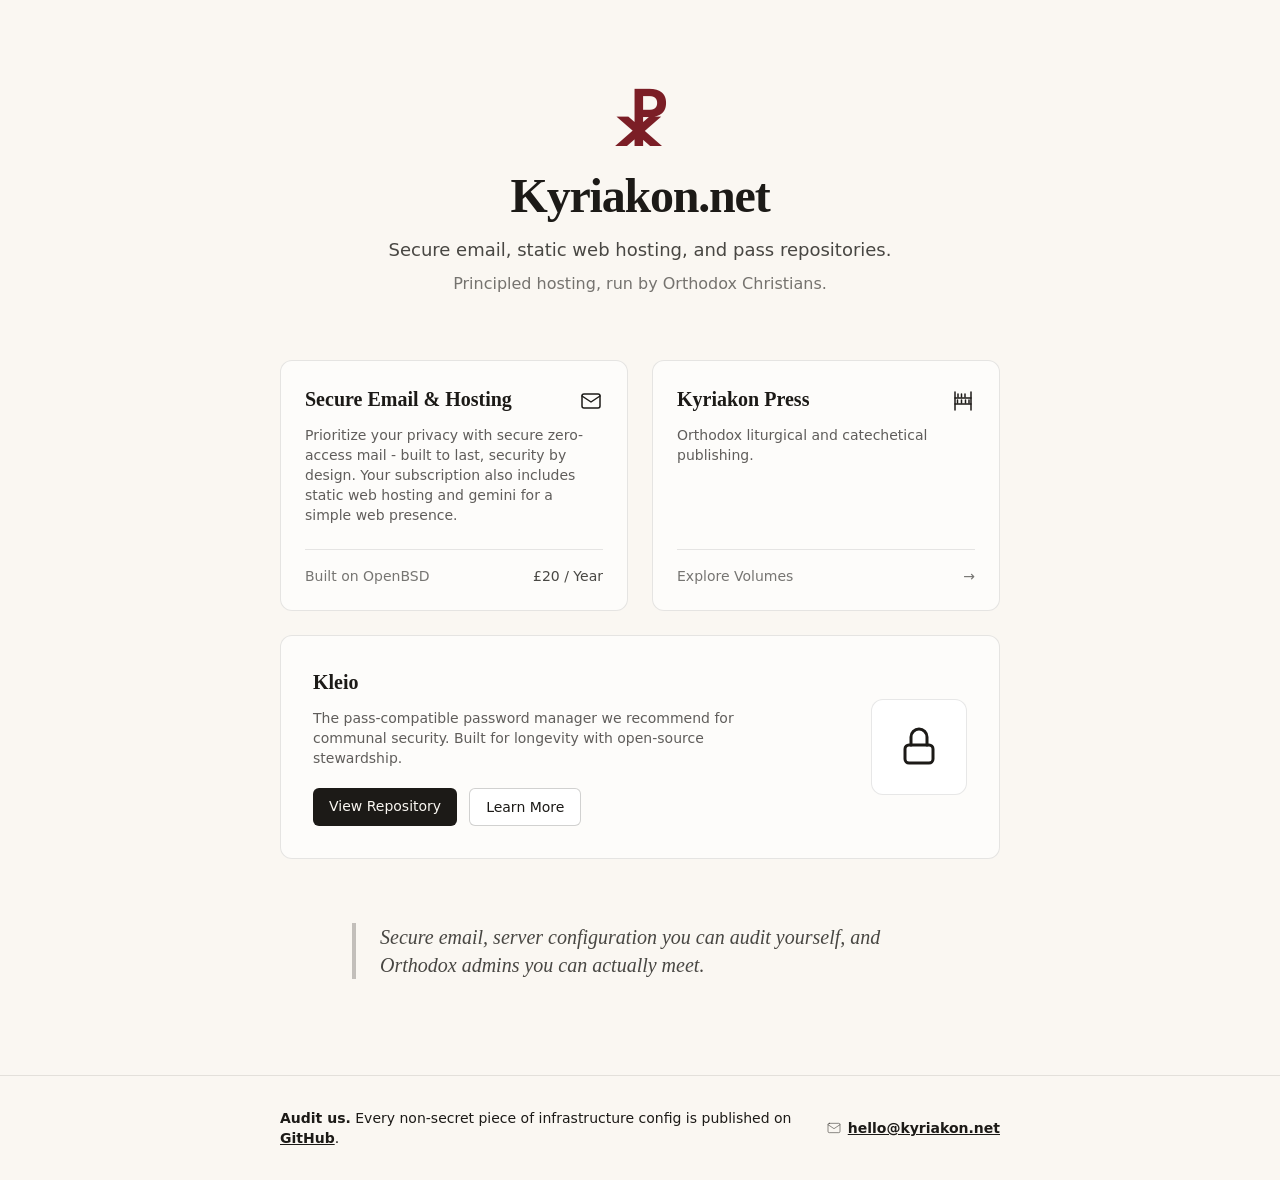
<file: index.html>
<!doctype html>
<html lang="en">
<head>
  <meta charset="utf-8">
  <meta name="viewport" content="width=device-width, initial-scale=1">
  <title>Kyriakon.net - Principled hosting</title>
  <meta name="description" content="Secure email, static web hosting, and pass repositories. Principled hosting, run by Orthodox Christians.">
  <link rel="icon" type="image/svg+xml" href="/assets/favicon.svg">
  <link rel="icon" type="image/png" href="/assets/favicon.png">
  <link rel="stylesheet" href="/assets/main.css">
</head>
<body class="bg-paper text-ink font-body antialiased">
  <main class="mx-auto max-w-3xl px-6 py-16 sm:py-24">

    <header class="text-center">
      <span class="inline-block cursor-default font-display text-6xl font-bold leading-none text-crimson scale-x-125" aria-hidden="true">☧</span>
      <h1 class="mt-4 font-display text-4xl font-semibold tracking-tight sm:text-5xl">Kyriakon.net</h1>
      <p class="mt-4 text-lg text-ink/80">Secure email, static web hosting, and pass repositories.</p>
      <p class="mt-2 text-base text-ink/60">Principled hosting, run by Orthodox Christians.</p>
    </header>

    <section class="mt-16 grid gap-6 sm:grid-cols-2">

      <a href="/hosting/" class="flex flex-col rounded-xl border border-ink/10 bg-white/60 p-6 transition hover:border-gold">
        <div class="flex items-start justify-between gap-3">
          <h2 class="font-display text-xl font-semibold">Secure Email &amp; Hosting</h2>
          <svg class="mt-1 h-6 w-6 shrink-0 text-ink" viewBox="0 0 24 24" fill="none" stroke="currentColor" stroke-width="1.5" stroke-linecap="round" stroke-linejoin="round" aria-hidden="true">
            <rect x="3" y="5" width="18" height="14" rx="2"/>
            <path d="m3 7 9 6 9-6"/>
          </svg>
        </div>
        <p class="mb-6 mt-3 text-sm text-ink/70">Prioritize your privacy with secure zero-access mail - built to last, security by design. Your subscription also includes static web hosting and gemini for a simple web presence.</p>
        <div class="mt-auto flex items-center justify-between border-t border-ink/10 pt-4 text-sm">
          <span class="text-ink/60">Built on OpenBSD</span>
          <span class="font-medium text-ink/80">£20 / Year</span>
        </div>
      </a>

      <a href="/press/" class="flex flex-col rounded-xl border border-ink/10 bg-white/60 p-6 transition hover:border-gold">
        <div class="flex items-start justify-between gap-3">
          <h2 class="font-display text-xl font-semibold">Kyriakon Press</h2>
          <svg class="mt-1 h-6 w-6 shrink-0 text-ink" viewBox="0 0 24 24" fill="none" stroke="currentColor" stroke-width="1.5" stroke-linecap="round" stroke-linejoin="round" aria-hidden="true">
            <path d="M4 3v18"/>
            <path d="M20 3v18"/>
            <path d="M4 9h16"/>
            <path d="M4 15h16"/>
            <path d="M7 5v3"/>
            <path d="M10.5 5v3"/>
            <path d="M14 5v3"/>
            <path d="M6.5 11v3"/>
            <path d="M10.5 11v3"/>
            <path d="M14.5 11v3"/>
            <path d="M18 11v3"/>
          </svg>
        </div>
        <p class="mb-6 mt-3 text-sm text-ink/70">Orthodox liturgical and catechetical publishing.</p>
        <div class="mt-auto flex items-center justify-between border-t border-ink/10 pt-4 text-sm">
          <span class="text-ink/60">Explore Volumes</span>
          <span class="text-ink/60" aria-hidden="true">→</span>
        </div>
      </a>

      <div class="card-hover relative flex flex-col-reverse items-start gap-6 rounded-xl border border-ink/10 bg-white/60 p-8 transition sm:flex-row sm:items-center sm:col-span-2">
        <a href="/kleio/" class="absolute inset-0" aria-label="Kleio"></a>
        <div class="flex-1">
          <h2 class="font-display text-xl font-semibold">Kleio</h2>
          <p class="mt-3 max-w-md text-sm text-ink/70">The pass-compatible password manager we recommend for communal security. Built for longevity with open-source stewardship.</p>
          <div class="mt-5 flex flex-wrap gap-3">
            <a href="https://github.com/kyriakon/kleio" target="_blank" rel="noopener" class="repo-btn relative z-10 rounded-md bg-ink px-4 py-2 text-sm font-medium text-paper hover:bg-ink/90">View Repository</a>
            <a href="/kleio/" class="relative z-10 rounded-md border border-ink/20 bg-white px-4 py-2 text-sm font-medium text-ink">Learn More</a>
          </div>
        </div>
        <div class="grid h-24 w-24 shrink-0 place-items-center rounded-xl border border-ink/10 bg-white">
          <svg class="h-12 w-12 text-ink" viewBox="0 0 24 24" fill="none" stroke="currentColor" stroke-width="1.5" stroke-linecap="round" stroke-linejoin="round" aria-hidden="true">
            <rect x="5" y="11" width="14" height="9" rx="2"/>
            <path d="M8 11V7a4 4 0 0 1 8 0v4"/>
          </svg>
        </div>
      </div>

    </section>

    <section class="mt-16">
      <blockquote class="mx-auto max-w-xl border-l-4 border-ink/25 pl-6 font-display text-xl italic text-ink/80">
        Secure email, server configuration you can audit yourself, and Orthodox admins you can actually meet.
      </blockquote>
    </section>

  </main>

  <footer class="border-t border-ink/10">
    <div class="mx-auto flex max-w-3xl flex-col gap-2 px-6 py-8 text-sm text-ink sm:flex-row sm:items-center sm:justify-between">
      <p><strong>Audit us.</strong> Every non-secret piece of infrastructure config is published on <a href="https://github.com/kyriakon/kyriakon-infra" class="font-bold underline hover:text-crimson">GitHub</a>.</p>
      <p class="flex items-center gap-1.5">
        <svg class="h-4 w-4 shrink-0 text-ink/50" viewBox="0 0 24 24" fill="none" stroke="currentColor" stroke-width="1.5" stroke-linecap="round" stroke-linejoin="round" aria-hidden="true">
          <rect x="3" y="5" width="18" height="14" rx="2"/>
          <path d="m3 7 9 6 9-6"/>
        </svg>
        <a href="mailto:hello@kyriakon.net" class="font-bold text-ink underline hover:text-crimson">hello@kyriakon.net</a>
      </p>
    </div>
  </footer>
</body>
</html>
</file>
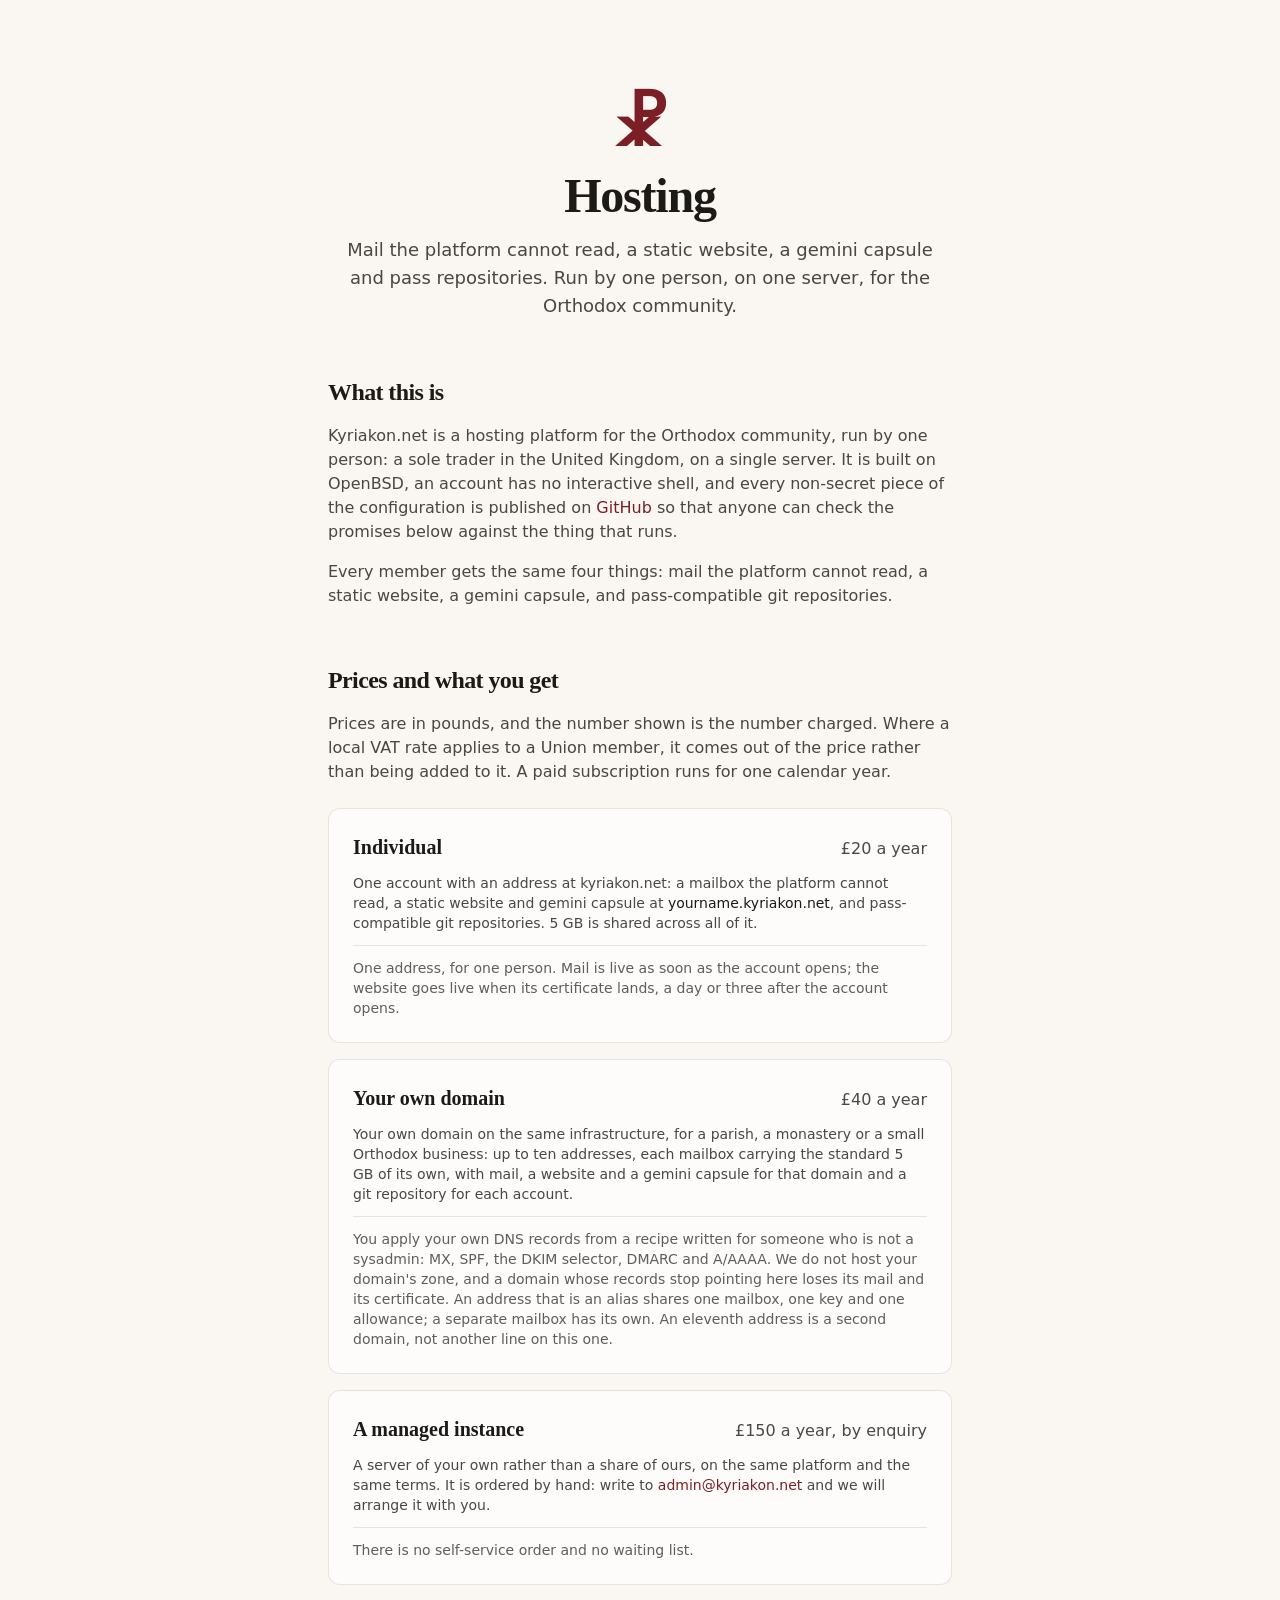
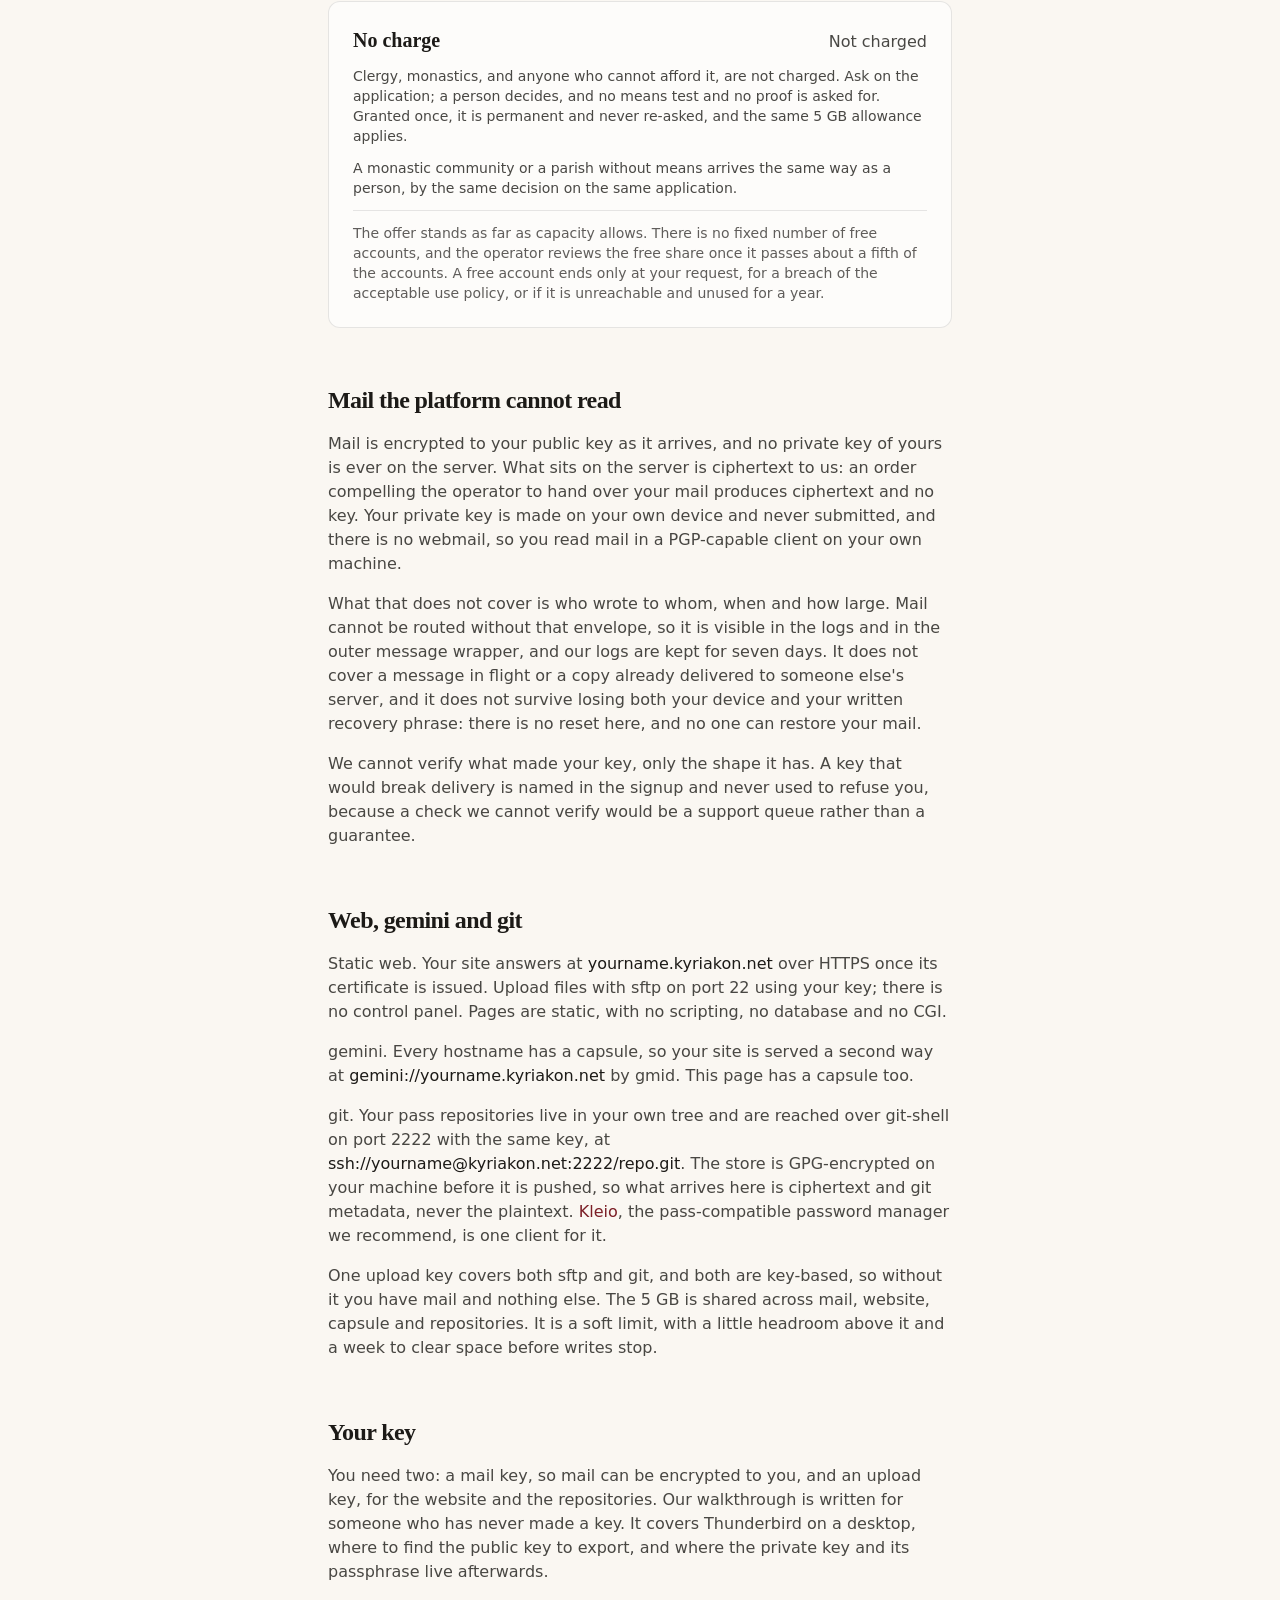
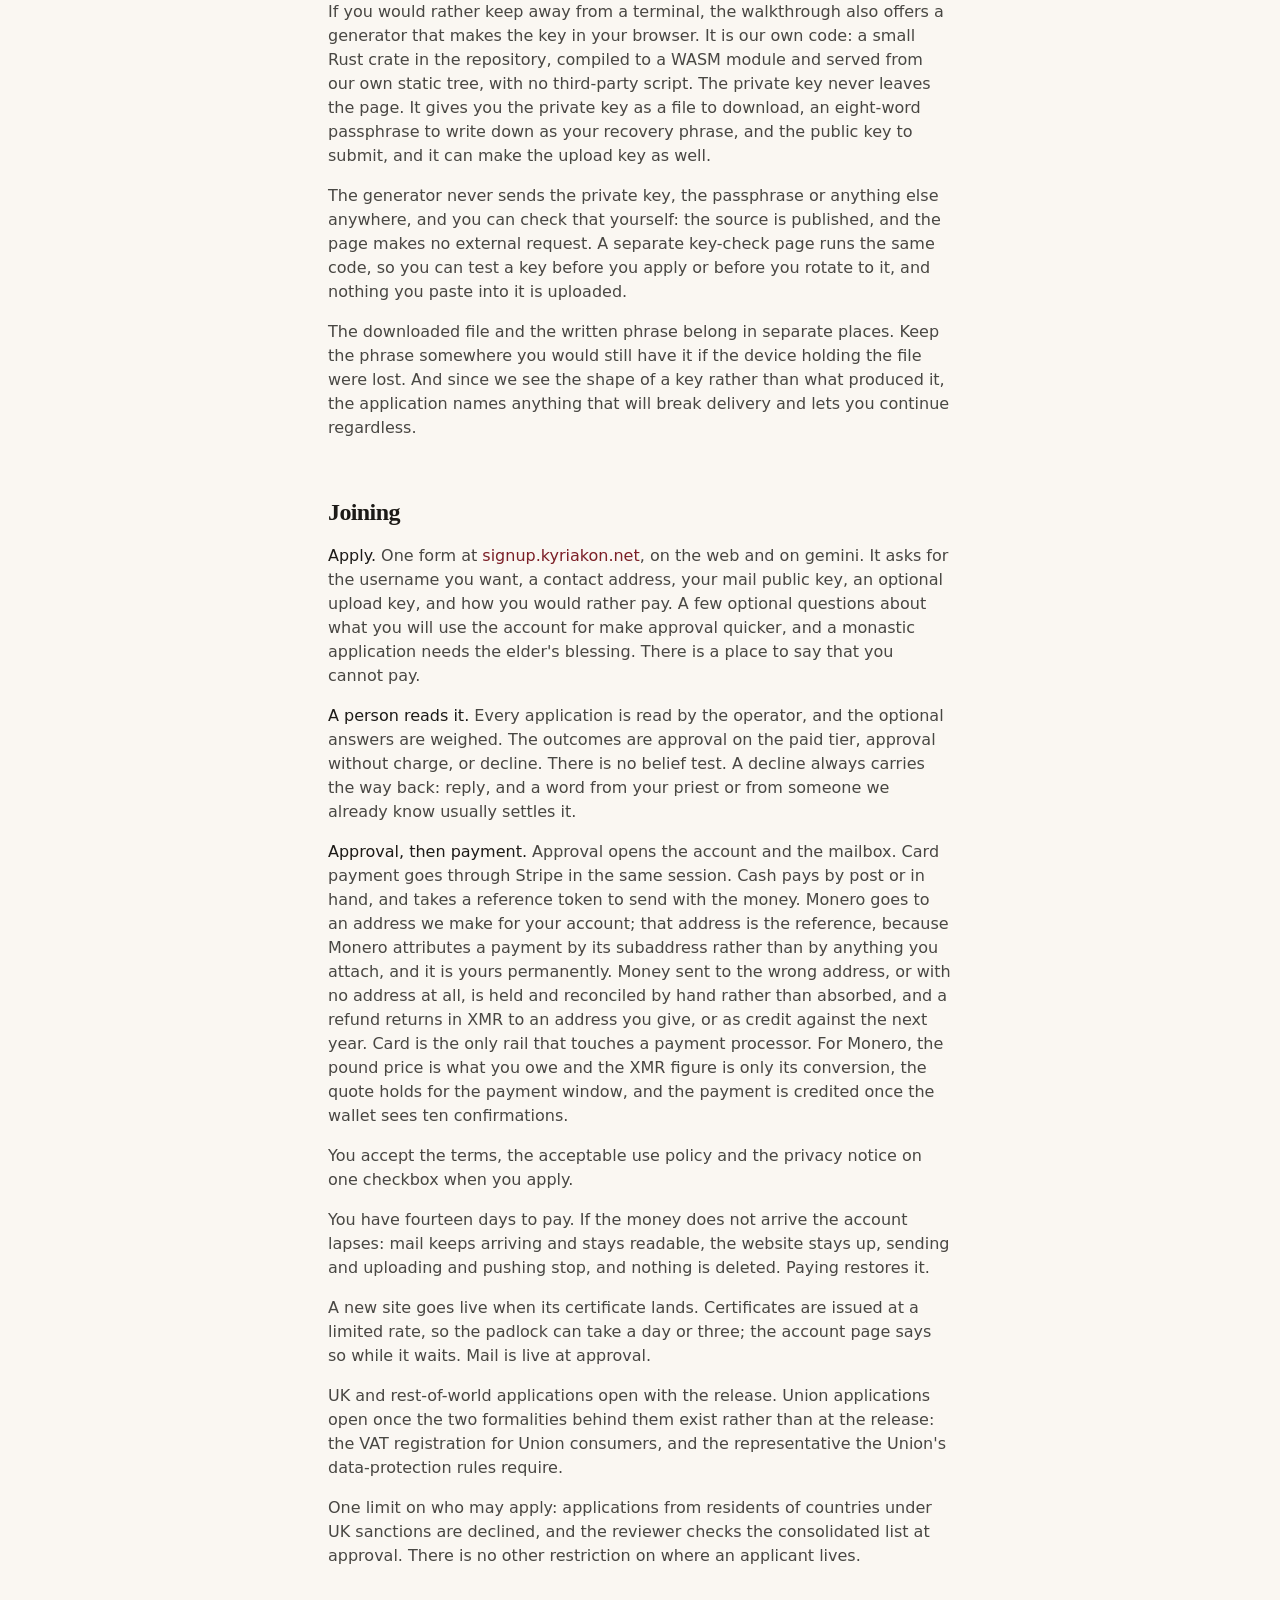
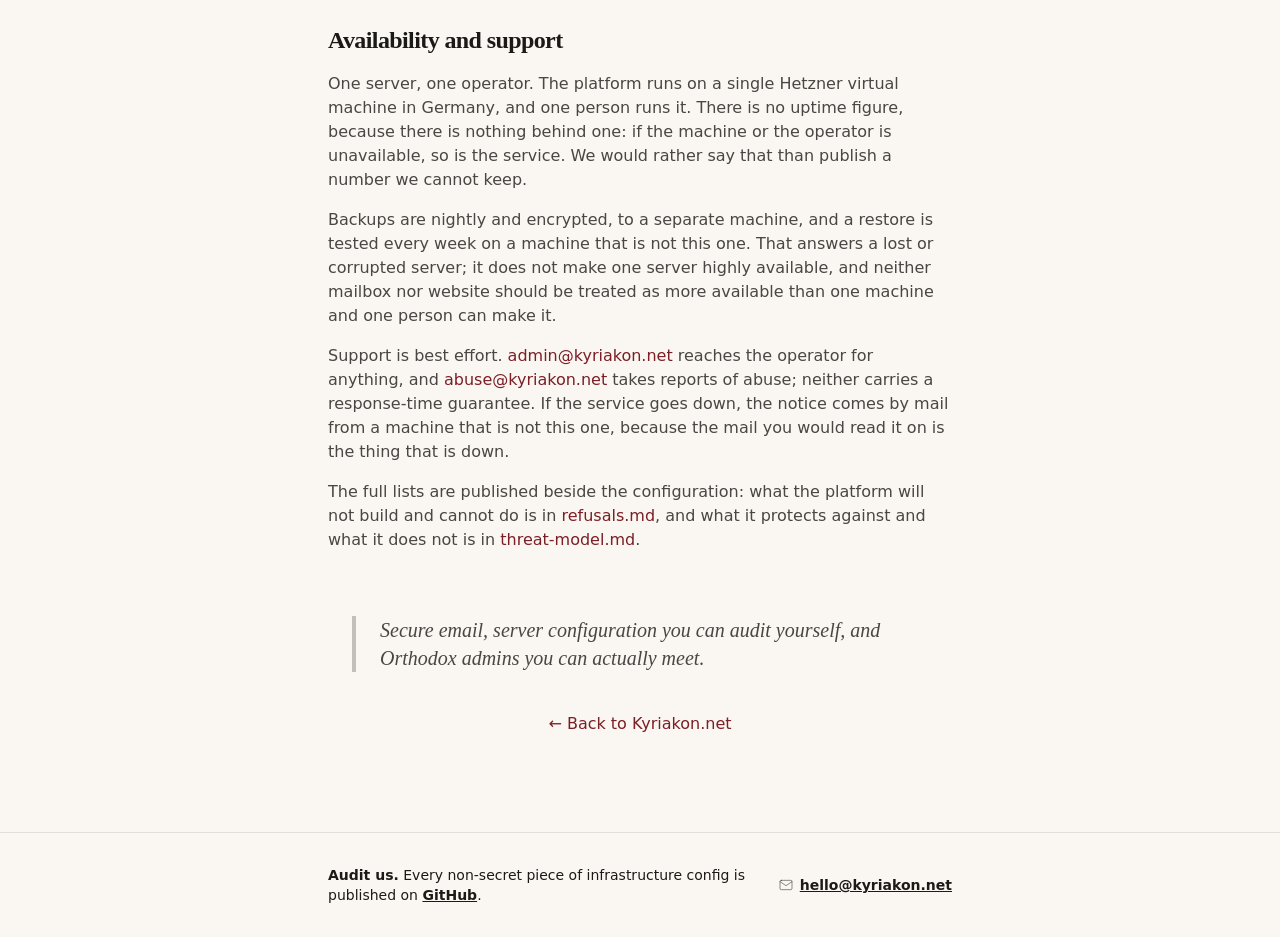
<file: hosting/index.html>
<!doctype html>
<html lang="en">
<head>
  <meta charset="utf-8">
  <meta name="viewport" content="width=device-width, initial-scale=1">
  <title>Hosting - Kyriakon.net</title>
  <meta name="description" content="Zero-access mail, a static website, a gemini capsule and pass repositories, run by one person on one server. Prices, limits and how to join, stated plainly.">
  <link rel="icon" type="image/svg+xml" href="/assets/favicon.svg">
  <link rel="icon" type="image/png" href="/assets/favicon.png">
  <link rel="stylesheet" href="/assets/main.css">
</head>
<body class="bg-paper text-ink font-body antialiased">
  <main class="mx-auto max-w-2xl px-6 py-16 sm:py-24">

    <header class="text-center">
      <span class="inline-block cursor-default font-display text-6xl font-bold leading-none text-crimson scale-x-125" aria-hidden="true">☧</span>
      <h1 class="mt-4 font-display text-4xl font-semibold tracking-tight sm:text-5xl">Hosting</h1>
      <p class="mt-4 text-lg text-ink/80">Mail the platform cannot read, a static website, a gemini capsule and pass repositories. Run by one person, on one server, for the Orthodox community.</p>
    </header>

    <section class="mt-14">
      <h2 class="font-display text-2xl font-semibold tracking-tight">What this is</h2>
      <p class="mt-4 text-ink/80">Kyriakon.net is a hosting platform for the Orthodox community, run by one person: a sole trader in the United Kingdom, on a single server. It is built on OpenBSD, an account has no interactive shell, and every non-secret piece of the configuration is published on <a href="https://github.com/kyriakon/kyriakon-infra" class="font-medium text-crimson hover:underline">GitHub</a> so that anyone can check the promises below against the thing that runs.</p>
      <p class="mt-4 text-ink/80">Every member gets the same four things: mail the platform cannot read, a static website, a gemini capsule, and pass-compatible git repositories.</p>
    </section>

    <section class="mt-14">
      <h2 class="font-display text-2xl font-semibold tracking-tight">Prices and what you get</h2>
      <p class="mt-4 text-ink/80">Prices are in pounds, and the number shown is the number charged. Where a local VAT rate applies to a Union member, it comes out of the price rather than being added to it. A paid subscription runs for one calendar year.</p>

      <div class="mt-6 space-y-4">

        <article class="rounded-xl border border-ink/10 bg-white/60 p-6">
          <div class="flex flex-wrap items-baseline justify-between gap-x-4 gap-y-1">
            <h3 class="font-display text-xl font-semibold">Individual</h3>
            <span class="font-medium text-ink/80">£20 a year</span>
          </div>
          <p class="mt-3 text-sm text-ink/80">One account with an address at kyriakon.net: a mailbox the platform cannot read, a static website and gemini capsule at <span class="text-ink">yourname.kyriakon.net</span>, and pass-compatible git repositories. 5 GB is shared across all of it.</p>
          <p class="mt-3 border-t border-ink/10 pt-3 text-sm text-ink/70">One address, for one person. Mail is live as soon as the account opens; the website goes live when its certificate lands, a day or three after the account opens.</p>
        </article>

        <article class="rounded-xl border border-ink/10 bg-white/60 p-6">
          <div class="flex flex-wrap items-baseline justify-between gap-x-4 gap-y-1">
            <h3 class="font-display text-xl font-semibold">Your own domain</h3>
            <span class="font-medium text-ink/80">£40 a year</span>
          </div>
          <p class="mt-3 text-sm text-ink/80">Your own domain on the same infrastructure, for a parish, a monastery or a small Orthodox business: up to ten addresses, each mailbox carrying the standard 5 GB of its own, with mail, a website and a gemini capsule for that domain and a git repository for each account.</p>
          <p class="mt-3 border-t border-ink/10 pt-3 text-sm text-ink/70">You apply your own DNS records from a recipe written for someone who is not a sysadmin: MX, SPF, the DKIM selector, DMARC and A/AAAA. We do not host your domain's zone, and a domain whose records stop pointing here loses its mail and its certificate. An address that is an alias shares one mailbox, one key and one allowance; a separate mailbox has its own. An eleventh address is a second domain, not another line on this one.</p>
        </article>

        <article class="rounded-xl border border-ink/10 bg-white/60 p-6">
          <div class="flex flex-wrap items-baseline justify-between gap-x-4 gap-y-1">
            <h3 class="font-display text-xl font-semibold">A managed instance</h3>
            <span class="font-medium text-ink/80">£150 a year, by enquiry</span>
          </div>
          <p class="mt-3 text-sm text-ink/80">A server of your own rather than a share of ours, on the same platform and the same terms. It is ordered by hand: write to <a href="mailto:admin@kyriakon.net" class="font-medium text-crimson hover:underline">admin@kyriakon.net</a> and we will arrange it with you.</p>
          <p class="mt-3 border-t border-ink/10 pt-3 text-sm text-ink/70">There is no self-service order and no waiting list.</p>
        </article>

        <article class="rounded-xl border border-ink/10 bg-white/60 p-6">
          <div class="flex flex-wrap items-baseline justify-between gap-x-4 gap-y-1">
            <h3 class="font-display text-xl font-semibold">No charge</h3>
            <span class="font-medium text-ink/80">Not charged</span>
          </div>
          <p class="mt-3 text-sm text-ink/80">Clergy, monastics, and anyone who cannot afford it, are not charged. Ask on the application; a person decides, and no means test and no proof is asked for. Granted once, it is permanent and never re-asked, and the same 5 GB allowance applies.</p>
          <p class="mt-3 text-sm text-ink/80">A monastic community or a parish without means arrives the same way as a person, by the same decision on the same application.</p>
          <p class="mt-3 border-t border-ink/10 pt-3 text-sm text-ink/70">The offer stands as far as capacity allows. There is no fixed number of free accounts, and the operator reviews the free share once it passes about a fifth of the accounts. A free account ends only at your request, for a breach of the acceptable use policy, or if it is unreachable and unused for a year.</p>
        </article>

      </div>
    </section>

    <section class="mt-14">
      <h2 class="font-display text-2xl font-semibold tracking-tight">Mail the platform cannot read</h2>
      <p class="mt-4 text-ink/80">Mail is encrypted to your public key as it arrives, and no private key of yours is ever on the server. What sits on the server is ciphertext to us: an order compelling the operator to hand over your mail produces ciphertext and no key. Your private key is made on your own device and never submitted, and there is no webmail, so you read mail in a PGP-capable client on your own machine.</p>
      <p class="mt-4 text-ink/80">What that does not cover is who wrote to whom, when and how large. Mail cannot be routed without that envelope, so it is visible in the logs and in the outer message wrapper, and our logs are kept for seven days. It does not cover a message in flight or a copy already delivered to someone else's server, and it does not survive losing both your device and your written recovery phrase: there is no reset here, and no one can restore your mail.</p>
      <p class="mt-4 text-ink/80">We cannot verify what made your key, only the shape it has. A key that would break delivery is named in the signup and never used to refuse you, because a check we cannot verify would be a support queue rather than a guarantee.</p>
    </section>

    <section class="mt-14">
      <h2 class="font-display text-2xl font-semibold tracking-tight">Web, gemini and git</h2>
      <p class="mt-4 text-ink/80"><span class="font-medium">Static web.</span> Your site answers at <span class="text-ink">yourname.kyriakon.net</span> over HTTPS once its certificate is issued. Upload files with sftp on port 22 using your key; there is no control panel. Pages are static, with no scripting, no database and no CGI.</p>
      <p class="mt-4 text-ink/80"><span class="font-medium">gemini.</span> Every hostname has a capsule, so your site is served a second way at <span class="text-ink">gemini://yourname.kyriakon.net</span> by gmid. This page has a capsule too.</p>
      <p class="mt-4 text-ink/80"><span class="font-medium">git.</span> Your pass repositories live in your own tree and are reached over git-shell on port 2222 with the same key, at <span class="text-ink">ssh://yourname@kyriakon.net:2222/repo.git</span>. The store is GPG-encrypted on your machine before it is pushed, so what arrives here is ciphertext and git metadata, never the plaintext. <a href="https://github.com/kyriakon/kleio" class="font-medium text-crimson hover:underline">Kleio</a>, the pass-compatible password manager we recommend, is one client for it.</p>
      <p class="mt-4 text-ink/80">One upload key covers both sftp and git, and both are key-based, so without it you have mail and nothing else. The 5 GB is shared across mail, website, capsule and repositories. It is a soft limit, with a little headroom above it and a week to clear space before writes stop.</p>
    </section>

    <section class="mt-14">
      <h2 class="font-display text-2xl font-semibold tracking-tight">Your key</h2>
      <p class="mt-4 text-ink/80">You need two: a mail key, so mail can be encrypted to you, and an upload key, for the website and the repositories. Our walkthrough is written for someone who has never made a key. It covers Thunderbird on a desktop, where to find the public key to export, and where the private key and its passphrase live afterwards.</p>
      <p class="mt-4 text-ink/80">If you would rather keep away from a terminal, the walkthrough also offers a generator that makes the key in your browser. It is our own code: a small Rust crate in the repository, compiled to a WASM module and served from our own static tree, with no third-party script. The private key never leaves the page. It gives you the private key as a file to download, an eight-word passphrase to write down as your recovery phrase, and the public key to submit, and it can make the upload key as well.</p>
      <p class="mt-4 text-ink/80">The generator never sends the private key, the passphrase or anything else anywhere, and you can check that yourself: the source is published, and the page makes no external request. A separate key-check page runs the same code, so you can test a key before you apply or before you rotate to it, and nothing you paste into it is uploaded.</p>
      <p class="mt-4 text-ink/80">The downloaded file and the written phrase belong in separate places. Keep the phrase somewhere you would still have it if the device holding the file were lost. And since we see the shape of a key rather than what produced it, the application names anything that will break delivery and lets you continue regardless.</p>
    </section>

    <section class="mt-14">
      <h2 class="font-display text-2xl font-semibold tracking-tight">Joining</h2>
      <ol class="mt-4 space-y-4 text-ink/80">
        <li><span class="font-medium text-ink">Apply.</span> One form at <a href="https://signup.kyriakon.net" class="font-medium text-crimson hover:underline">signup.kyriakon.net</a>, on the web and on gemini. It asks for the username you want, a contact address, your mail public key, an optional upload key, and how you would rather pay. A few optional questions about what you will use the account for make approval quicker, and a monastic application needs the elder's blessing. There is a place to say that you cannot pay.</li>
        <li><span class="font-medium text-ink">A person reads it.</span> Every application is read by the operator, and the optional answers are weighed. The outcomes are approval on the paid tier, approval without charge, or decline. There is no belief test. A decline always carries the way back: reply, and a word from your priest or from someone we already know usually settles it.</li>
        <li><span class="font-medium text-ink">Approval, then payment.</span> Approval opens the account and the mailbox. Card payment goes through Stripe in the same session. Cash pays by post or in hand, and takes a reference token to send with the money. Monero goes to an address we make for your account; that address is the reference, because Monero attributes a payment by its subaddress rather than by anything you attach, and it is yours permanently. Money sent to the wrong address, or with no address at all, is held and reconciled by hand rather than absorbed, and a refund returns in XMR to an address you give, or as credit against the next year. Card is the only rail that touches a payment processor. For Monero, the pound price is what you owe and the XMR figure is only its conversion, the quote holds for the payment window, and the payment is credited once the wallet sees ten confirmations.</li>
      </ol>
      <p class="mt-4 text-ink/80">You accept the terms, the acceptable use policy and the privacy notice on one checkbox when you apply.</p>
      <p class="mt-4 text-ink/80">You have fourteen days to pay. If the money does not arrive the account lapses: mail keeps arriving and stays readable, the website stays up, sending and uploading and pushing stop, and nothing is deleted. Paying restores it.</p>
      <p class="mt-4 text-ink/80">A new site goes live when its certificate lands. Certificates are issued at a limited rate, so the padlock can take a day or three; the account page says so while it waits. Mail is live at approval.</p>
      <p class="mt-4 text-ink/80">UK and rest-of-world applications open with the release. Union applications open once the two formalities behind them exist rather than at the release: the VAT registration for Union consumers, and the representative the Union's data-protection rules require.</p>
      <p class="mt-4 text-ink/80">One limit on who may apply: applications from residents of countries under UK sanctions are declined, and the reviewer checks the consolidated list at approval. There is no other restriction on where an applicant lives.</p>
    </section>

    <section class="mt-14">
      <h2 class="font-display text-2xl font-semibold tracking-tight">Availability and support</h2>
      <p class="mt-4 text-ink/80">One server, one operator. The platform runs on a single Hetzner virtual machine in Germany, and one person runs it. There is no uptime figure, because there is nothing behind one: if the machine or the operator is unavailable, so is the service. We would rather say that than publish a number we cannot keep.</p>
      <p class="mt-4 text-ink/80">Backups are nightly and encrypted, to a separate machine, and a restore is tested every week on a machine that is not this one. That answers a lost or corrupted server; it does not make one server highly available, and neither mailbox nor website should be treated as more available than one machine and one person can make it.</p>
      <p class="mt-4 text-ink/80">Support is best effort. <a href="mailto:admin@kyriakon.net" class="font-medium text-crimson hover:underline">admin@kyriakon.net</a> reaches the operator for anything, and <a href="mailto:abuse@kyriakon.net" class="font-medium text-crimson hover:underline">abuse@kyriakon.net</a> takes reports of abuse; neither carries a response-time guarantee. If the service goes down, the notice comes by mail from a machine that is not this one, because the mail you would read it on is the thing that is down.</p>
      <p class="mt-4 text-ink/80">The full lists are published beside the configuration: what the platform will not build and cannot do is in <a href="https://github.com/kyriakon/kyriakon-infra/blob/main/docs/refusals.md" class="font-medium text-crimson hover:underline">refusals.md</a>, and what it protects against and what it does not is in <a href="https://github.com/kyriakon/kyriakon-infra/blob/main/docs/threat-model.md" class="font-medium text-crimson hover:underline">threat-model.md</a>.</p>
    </section>

    <section class="mt-16">
      <blockquote class="mx-auto max-w-xl border-l-4 border-ink/25 pl-6 font-display text-xl italic text-ink/80">
        Secure email, server configuration you can audit yourself, and Orthodox admins you can actually meet.
      </blockquote>
    </section>

    <p class="mt-10 text-center"><a href="/" class="text-crimson hover:underline">← Back to Kyriakon.net</a></p>

  </main>

  <footer class="border-t border-ink/10">
    <div class="mx-auto flex max-w-2xl flex-col gap-2 px-6 py-8 text-sm text-ink sm:flex-row sm:items-center sm:justify-between">
      <p><strong>Audit us.</strong> Every non-secret piece of infrastructure config is published on <a href="https://github.com/kyriakon/kyriakon-infra" class="font-bold underline hover:text-crimson">GitHub</a>.</p>
      <p class="flex items-center gap-1.5">
        <svg class="h-4 w-4 shrink-0 text-ink/50" viewBox="0 0 24 24" fill="none" stroke="currentColor" stroke-width="1.5" stroke-linecap="round" stroke-linejoin="round" aria-hidden="true">
          <rect x="3" y="5" width="18" height="14" rx="2"/>
          <path d="m3 7 9 6 9-6"/>
        </svg>
        <a href="mailto:hello@kyriakon.net" class="font-bold text-ink underline hover:text-crimson">hello@kyriakon.net</a>
      </p>
    </div>
  </footer>
</body>
</html>
</file>
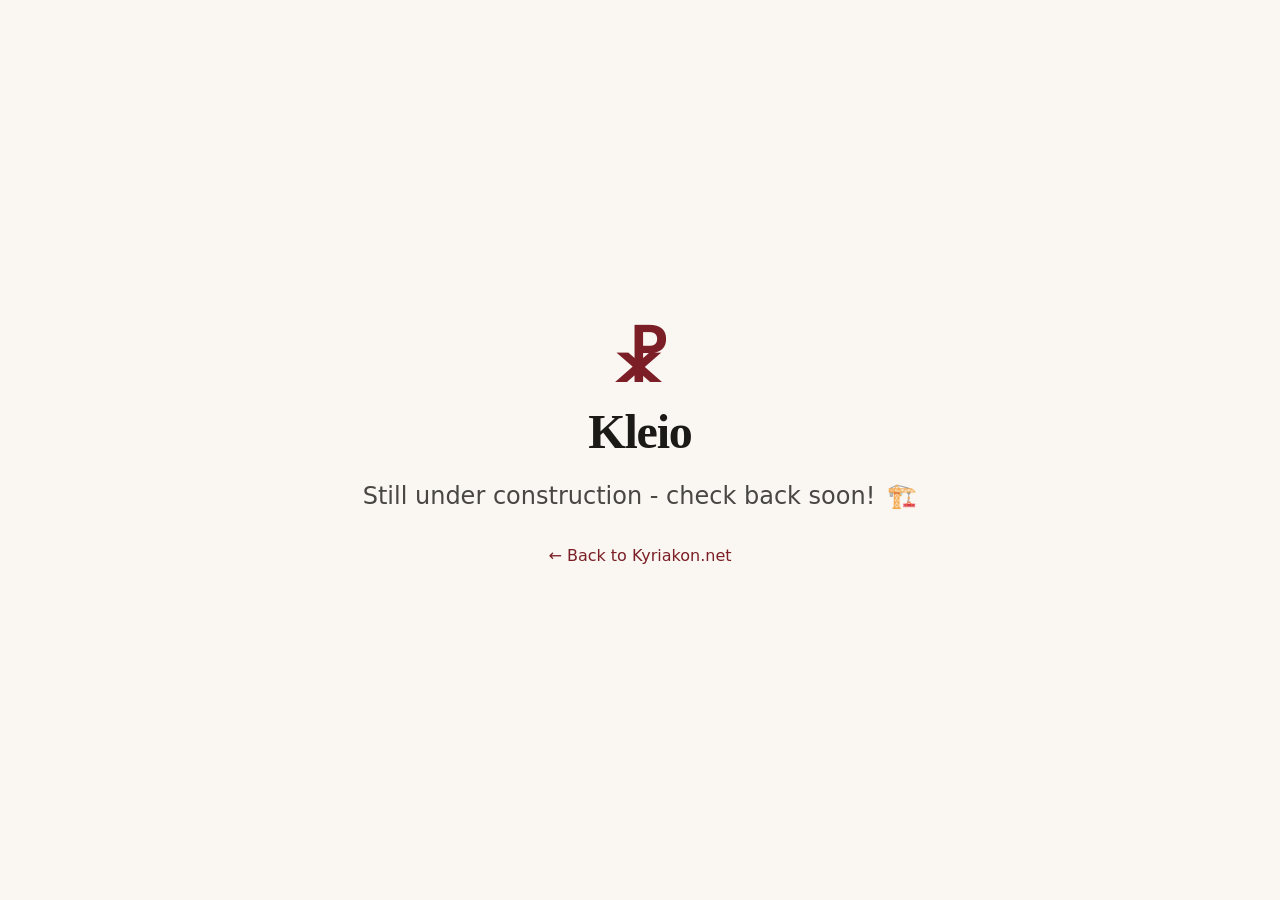
<file: kleio/index.html>
<!doctype html>
<html lang="en">
<head>
  <meta charset="utf-8">
  <meta name="viewport" content="width=device-width, initial-scale=1">
  <title>Kleio - Kyriakon.net</title>
  <link rel="icon" type="image/svg+xml" href="/assets/favicon.svg">
  <link rel="icon" type="image/png" href="/assets/favicon.png">
  <link rel="stylesheet" href="/assets/main.css">
</head>
<body class="bg-paper text-ink font-body antialiased">
  <main class="mx-auto flex min-h-screen max-w-2xl flex-col items-center justify-center px-6 text-center">
    <span class="inline-block cursor-default font-display text-6xl font-bold leading-none text-crimson scale-x-125" aria-hidden="true">☧</span>
    <h1 class="mt-4 font-display text-4xl font-semibold tracking-tight sm:text-5xl">Kleio</h1>
    <p class="mt-6 text-2xl font-medium text-ink/80">Still under construction - check back soon!<span class="ml-3" aria-hidden="true">🏗️</span></p>
    <p class="mt-8"><a href="/" class="text-crimson hover:underline">← Back to Kyriakon.net</a></p>
  </main>
</body>
</html>
</file>
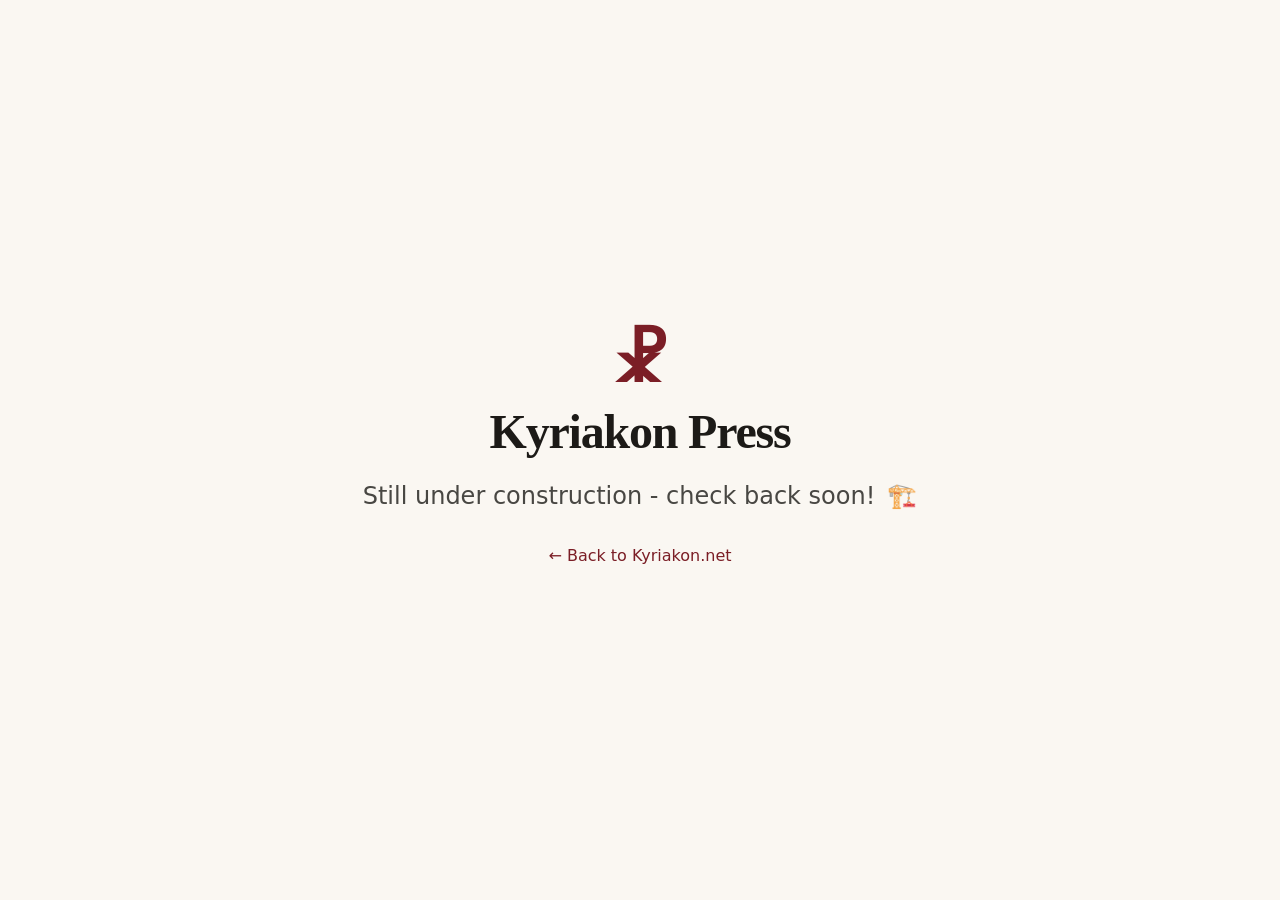
<file: press/index.html>
<!doctype html>
<html lang="en">
<head>
  <meta charset="utf-8">
  <meta name="viewport" content="width=device-width, initial-scale=1">
  <title>Kyriakon Press - Kyriakon.net</title>
  <link rel="icon" type="image/svg+xml" href="/assets/favicon.svg">
  <link rel="icon" type="image/png" href="/assets/favicon.png">
  <link rel="stylesheet" href="/assets/main.css">
</head>
<body class="bg-paper text-ink font-body antialiased">
  <main class="mx-auto flex min-h-screen max-w-2xl flex-col items-center justify-center px-6 text-center">
    <span class="inline-block cursor-default font-display text-6xl font-bold leading-none text-crimson scale-x-125" aria-hidden="true">☧</span>
    <h1 class="mt-4 font-display text-4xl font-semibold tracking-tight sm:text-5xl">Kyriakon Press</h1>
    <p class="mt-6 text-2xl font-medium text-ink/80">Still under construction - check back soon!<span class="ml-3" aria-hidden="true">🏗️</span></p>
    <p class="mt-8"><a href="/" class="text-crimson hover:underline">← Back to Kyriakon.net</a></p>
  </main>
</body>
</html>
</file>
<file: assets/main.css>
/*! tailwindcss v4.3.3 | MIT License | https://tailwindcss.com */
@layer properties{@supports (((-webkit-hyphens:none)) and (not (margin-trim:inline))) or ((-moz-orient:inline) and (not (color:rgb(from red r g b)))){*,:before,:after,::backdrop{--tw-scale-x:1;--tw-scale-y:1;--tw-scale-z:1;--tw-rotate-x:initial;--tw-rotate-y:initial;--tw-rotate-z:initial;--tw-skew-x:initial;--tw-skew-y:initial;--tw-space-y-reverse:0;--tw-border-style:solid;--tw-leading:initial;--tw-font-weight:initial;--tw-tracking:initial}}}@layer theme{:root,:host{--font-sans:-apple-system, BlinkMacSystemFont, "Segoe UI", Roboto, "Helvetica Neue", "Noto Sans", Arial, sans-serif, "Apple Color Emoji", "Segoe UI Emoji", "Segoe UI Symbol", "Noto Color Emoji";--font-mono:ui-monospace, SFMono-Regular, Menlo, Monaco, Consolas, "Liberation Mono", "Courier New", monospace;--color-white:#fff;--spacing:.25rem;--container-md:28rem;--container-xl:36rem;--container-2xl:42rem;--container-3xl:48rem;--text-sm:.875rem;--text-sm--line-height:calc(1.25 / .875);--text-base:1rem;--text-base--line-height:calc(1.5 / 1);--text-lg:1.125rem;--text-lg--line-height:calc(1.75 / 1.125);--text-xl:1.25rem;--text-xl--line-height:calc(1.75 / 1.25);--text-2xl:1.5rem;--text-2xl--line-height:calc(2 / 1.5);--text-4xl:2.25rem;--text-4xl--line-height:calc(2.5 / 2.25);--text-5xl:3rem;--text-5xl--line-height:1;--text-6xl:3.75rem;--text-6xl--line-height:1;--font-weight-medium:500;--font-weight-semibold:600;--font-weight-bold:700;--tracking-tight:-.025em;--radius-md:.375rem;--radius-xl:.75rem;--default-transition-duration:.15s;--default-transition-timing-function:cubic-bezier(.4, 0, .2, 1);--default-font-family:var(--font-sans);--default-mono-font-family:var(--font-mono);--color-ink:#1c1a17;--color-paper:#faf7f2;--color-crimson:#7b1e26;--color-gold:#b8860b;--font-display:"Iowan Old Style", "Palatino", Georgia, "Times New Roman", serif;--font-body:system-ui, -apple-system, "Segoe UI", Roboto, sans-serif}}@layer base{*,:after,:before,::backdrop{box-sizing:border-box;border:0 solid;margin:0;padding:0}::file-selector-button{box-sizing:border-box;border:0 solid;margin:0;padding:0}html,:host{-webkit-text-size-adjust:100%;tab-size:4;line-height:1.5;font-family:var(--default-font-family,-apple-system, BlinkMacSystemFont, "Segoe UI", Roboto, "Helvetica Neue", "Noto Sans", Arial, sans-serif, "Apple Color Emoji", "Segoe UI Emoji", "Segoe UI Symbol", "Noto Color Emoji");font-feature-settings:var(--default-font-feature-settings,normal);font-variation-settings:var(--default-font-variation-settings,normal);-webkit-tap-highlight-color:transparent}hr{height:0;color:inherit;border-top-width:1px}abbr:where([title]){-webkit-text-decoration:underline dotted;text-decoration:underline dotted}h1,h2,h3,h4,h5,h6{font-size:inherit;font-weight:inherit}a{color:inherit;-webkit-text-decoration:inherit;-webkit-text-decoration:inherit;-webkit-text-decoration:inherit;text-decoration:inherit}b,strong{font-weight:bolder}code,kbd,samp,pre{font-family:var(--default-mono-font-family,ui-monospace, SFMono-Regular, Menlo, Monaco, Consolas, "Liberation Mono", "Courier New", monospace);font-feature-settings:var(--default-mono-font-feature-settings,normal);font-variation-settings:var(--default-mono-font-variation-settings,normal);font-size:1em}small{font-size:80%}sub,sup{vertical-align:baseline;font-size:75%;line-height:0;position:relative}sub{bottom:-.25em}sup{top:-.5em}table{text-indent:0;border-color:inherit;border-collapse:collapse}:-moz-focusring:where(:not(iframe)){outline:auto}progress{vertical-align:baseline}summary{display:list-item}ol,ul,menu{list-style:none}img,svg,video,canvas,audio,iframe,embed,object{vertical-align:middle;display:block}img,video{max-width:100%;height:auto}button,input,select,optgroup,textarea{font:inherit;font-feature-settings:inherit;font-variation-settings:inherit;letter-spacing:inherit;color:inherit;opacity:1;background-color:#0000;border-radius:0}::file-selector-button{font:inherit;font-feature-settings:inherit;font-variation-settings:inherit;letter-spacing:inherit;color:inherit;opacity:1;background-color:#0000;border-radius:0}:where(select:is([multiple],[size])) optgroup{font-weight:bolder}:where(select:is([multiple],[size])) optgroup option{padding-inline-start:20px}::file-selector-button{margin-inline-end:4px}::placeholder{opacity:1}@supports (not ((-webkit-appearance:-apple-pay-button))) or (contain-intrinsic-size:1px){::placeholder{color:currentColor}@supports (color:color-mix(in lab, red, red)){::placeholder{color:color-mix(in oklab, currentcolor 50%, transparent)}}}textarea{resize:vertical}::-webkit-search-decoration{-webkit-appearance:none}::-webkit-date-and-time-value{min-height:1lh;text-align:inherit}::-webkit-datetime-edit{display:inline-flex}::-webkit-datetime-edit-fields-wrapper{padding:0}::-webkit-datetime-edit{padding-block:0}::-webkit-datetime-edit-year-field{padding-block:0}::-webkit-datetime-edit-month-field{padding-block:0}::-webkit-datetime-edit-day-field{padding-block:0}::-webkit-datetime-edit-hour-field{padding-block:0}::-webkit-datetime-edit-minute-field{padding-block:0}::-webkit-datetime-edit-second-field{padding-block:0}::-webkit-datetime-edit-millisecond-field{padding-block:0}::-webkit-datetime-edit-meridiem-field{padding-block:0}::-webkit-calendar-picker-indicator{line-height:1}:-moz-ui-invalid{box-shadow:none}button,input:where([type=button],[type=reset],[type=submit]){appearance:button}::file-selector-button{appearance:button}::-webkit-inner-spin-button{height:auto}::-webkit-outer-spin-button{height:auto}[hidden]:where(:not([hidden=until-found])){display:none!important}}@layer components;@layer utilities{.visible{visibility:visible}.absolute{position:absolute}.fixed{position:fixed}.relative{position:relative}.static{position:static}.inset-0{inset:0}.z-10{z-index:10}.mx-auto{margin-inline:auto}.mt-1{margin-top:var(--spacing)}.mt-2{margin-top:calc(var(--spacing) * 2)}.mt-3{margin-top:calc(var(--spacing) * 3)}.mt-4{margin-top:calc(var(--spacing) * 4)}.mt-5{margin-top:calc(var(--spacing) * 5)}.mt-6{margin-top:calc(var(--spacing) * 6)}.mt-8{margin-top:calc(var(--spacing) * 8)}.mt-10{margin-top:calc(var(--spacing) * 10)}.mt-14{margin-top:calc(var(--spacing) * 14)}.mt-16{margin-top:calc(var(--spacing) * 16)}.mt-auto{margin-top:auto}.mb-6{margin-bottom:calc(var(--spacing) * 6)}.ml-3{margin-left:calc(var(--spacing) * 3)}.flex{display:flex}.grid{display:grid}.inline{display:inline}.inline-block{display:inline-block}.h-4{height:calc(var(--spacing) * 4)}.h-6{height:calc(var(--spacing) * 6)}.h-12{height:calc(var(--spacing) * 12)}.h-24{height:calc(var(--spacing) * 24)}.min-h-screen{min-height:100vh}.w-4{width:calc(var(--spacing) * 4)}.w-6{width:calc(var(--spacing) * 6)}.w-12{width:calc(var(--spacing) * 12)}.w-24{width:calc(var(--spacing) * 24)}.max-w-2xl{max-width:var(--container-2xl)}.max-w-3xl{max-width:var(--container-3xl)}.max-w-md{max-width:var(--container-md)}.max-w-xl{max-width:var(--container-xl)}.flex-1{flex:1}.shrink-0{flex-shrink:0}.scale-x-125{--tw-scale-x:125%;scale:var(--tw-scale-x) var(--tw-scale-y)}.transform{transform:var(--tw-rotate-x,) var(--tw-rotate-y,) var(--tw-rotate-z,) var(--tw-skew-x,) var(--tw-skew-y,)}.cursor-default{cursor:default}.flex-col{flex-direction:column}.flex-col-reverse{flex-direction:column-reverse}.flex-wrap{flex-wrap:wrap}.place-items-center{place-items:center}.items-baseline{align-items:baseline}.items-center{align-items:center}.items-start{align-items:flex-start}.justify-between{justify-content:space-between}.justify-center{justify-content:center}.gap-1\.5{gap:calc(var(--spacing) * 1.5)}.gap-2{gap:calc(var(--spacing) * 2)}.gap-3{gap:calc(var(--spacing) * 3)}.gap-6{gap:calc(var(--spacing) * 6)}:where(.space-y-4>:not(:last-child)){--tw-space-y-reverse:0;margin-block-start:calc(calc(var(--spacing) * 4) * var(--tw-space-y-reverse));margin-block-end:calc(calc(var(--spacing) * 4) * calc(1 - var(--tw-space-y-reverse)))}.gap-x-4{column-gap:calc(var(--spacing) * 4)}.gap-y-1{row-gap:var(--spacing)}.rounded-md{border-radius:var(--radius-md)}.rounded-xl{border-radius:var(--radius-xl)}.border{border-style:var(--tw-border-style);border-width:1px}.border-t{border-top-style:var(--tw-border-style);border-top-width:1px}.border-l-4{border-left-style:var(--tw-border-style);border-left-width:4px}.border-gold{border-color:var(--color-gold)}.border-ink\/10{border-color:#1c1a171a}@supports (color:color-mix(in lab, red, red)){.border-ink\/10{border-color:color-mix(in oklab, var(--color-ink) 10%, transparent)}}.border-ink\/20{border-color:#1c1a1733}@supports (color:color-mix(in lab, red, red)){.border-ink\/20{border-color:color-mix(in oklab, var(--color-ink) 20%, transparent)}}.border-ink\/25{border-color:#1c1a1740}@supports (color:color-mix(in lab, red, red)){.border-ink\/25{border-color:color-mix(in oklab, var(--color-ink) 25%, transparent)}}.bg-ink{background-color:var(--color-ink)}.bg-paper{background-color:var(--color-paper)}.bg-white{background-color:var(--color-white)}.bg-white\/60{background-color:#fff9}@supports (color:color-mix(in lab, red, red)){.bg-white\/60{background-color:color-mix(in oklab, var(--color-white) 60%, transparent)}}.p-6{padding:calc(var(--spacing) * 6)}.p-8{padding:calc(var(--spacing) * 8)}.px-4{padding-inline:calc(var(--spacing) * 4)}.px-6{padding-inline:calc(var(--spacing) * 6)}.py-2{padding-block:calc(var(--spacing) * 2)}.py-8{padding-block:calc(var(--spacing) * 8)}.py-16{padding-block:calc(var(--spacing) * 16)}.pt-3{padding-top:calc(var(--spacing) * 3)}.pt-4{padding-top:calc(var(--spacing) * 4)}.pl-6{padding-left:calc(var(--spacing) * 6)}.text-center{text-align:center}.font-body{font-family:var(--font-body)}.font-display{font-family:var(--font-display)}.text-2xl{font-size:var(--text-2xl);line-height:var(--tw-leading,var(--text-2xl--line-height))}.text-4xl{font-size:var(--text-4xl);line-height:var(--tw-leading,var(--text-4xl--line-height))}.text-6xl{font-size:var(--text-6xl);line-height:var(--tw-leading,var(--text-6xl--line-height))}.text-base{font-size:var(--text-base);line-height:var(--tw-leading,var(--text-base--line-height))}.text-lg{font-size:var(--text-lg);line-height:var(--tw-leading,var(--text-lg--line-height))}.text-sm{font-size:var(--text-sm);line-height:var(--tw-leading,var(--text-sm--line-height))}.text-xl{font-size:var(--text-xl);line-height:var(--tw-leading,var(--text-xl--line-height))}.leading-none{--tw-leading:1;line-height:1}.font-bold{--tw-font-weight:var(--font-weight-bold);font-weight:var(--font-weight-bold)}.font-medium{--tw-font-weight:var(--font-weight-medium);font-weight:var(--font-weight-medium)}.font-semibold{--tw-font-weight:var(--font-weight-semibold);font-weight:var(--font-weight-semibold)}.tracking-tight{--tw-tracking:var(--tracking-tight);letter-spacing:var(--tracking-tight)}.text-crimson{color:var(--color-crimson)}.text-ink{color:var(--color-ink)}.text-ink\/50{color:#1c1a1780}@supports (color:color-mix(in lab, red, red)){.text-ink\/50{color:color-mix(in oklab, var(--color-ink) 50%, transparent)}}.text-ink\/60{color:#1c1a1799}@supports (color:color-mix(in lab, red, red)){.text-ink\/60{color:color-mix(in oklab, var(--color-ink) 60%, transparent)}}.text-ink\/70{color:#1c1a17b3}@supports (color:color-mix(in lab, red, red)){.text-ink\/70{color:color-mix(in oklab, var(--color-ink) 70%, transparent)}}.text-ink\/80{color:#1c1a17cc}@supports (color:color-mix(in lab, red, red)){.text-ink\/80{color:color-mix(in oklab, var(--color-ink) 80%, transparent)}}.text-paper{color:var(--color-paper)}.lowercase{text-transform:lowercase}.italic{font-style:italic}.underline{text-decoration-line:underline}.antialiased{-webkit-font-smoothing:antialiased;-moz-osx-font-smoothing:grayscale}.transition{transition-property:color,background-color,border-color,outline-color,text-decoration-color,fill,stroke,--tw-gradient-from,--tw-gradient-via,--tw-gradient-to,opacity,box-shadow,transform,translate,scale,rotate,filter,-webkit-backdrop-filter,backdrop-filter,display,content-visibility,overlay,pointer-events;transition-timing-function:var(--tw-ease,var(--default-transition-timing-function));transition-duration:var(--tw-duration,var(--default-transition-duration))}@media (hover:hover){.hover\:border-gold:hover{border-color:var(--color-gold)}.hover\:bg-ink\/90:hover{background-color:#1c1a17e6}@supports (color:color-mix(in lab, red, red)){.hover\:bg-ink\/90:hover{background-color:color-mix(in oklab, var(--color-ink) 90%, transparent)}}.hover\:text-crimson:hover{color:var(--color-crimson)}.hover\:underline:hover{text-decoration-line:underline}}@media (min-width:40rem){.sm\:col-span-2{grid-column:span 2/span 2}.sm\:grid-cols-2{grid-template-columns:repeat(2,minmax(0,1fr))}.sm\:flex-row{flex-direction:row}.sm\:items-center{align-items:center}.sm\:justify-between{justify-content:space-between}.sm\:py-24{padding-block:calc(var(--spacing) * 24)}.sm\:text-5xl{font-size:var(--text-5xl);line-height:var(--tw-leading,var(--text-5xl--line-height))}}}.card-hover:hover:not(:has(.repo-btn:hover)){border-color:var(--color-gold)}@property --tw-scale-x{syntax:"*";inherits:false;initial-value:1}@property --tw-scale-y{syntax:"*";inherits:false;initial-value:1}@property --tw-scale-z{syntax:"*";inherits:false;initial-value:1}@property --tw-rotate-x{syntax:"*";inherits:false}@property --tw-rotate-y{syntax:"*";inherits:false}@property --tw-rotate-z{syntax:"*";inherits:false}@property --tw-skew-x{syntax:"*";inherits:false}@property --tw-skew-y{syntax:"*";inherits:false}@property --tw-space-y-reverse{syntax:"*";inherits:false;initial-value:0}@property --tw-border-style{syntax:"*";inherits:false;initial-value:solid}@property --tw-leading{syntax:"*";inherits:false}@property --tw-font-weight{syntax:"*";inherits:false}@property --tw-tracking{syntax:"*";inherits:false}
</file>
